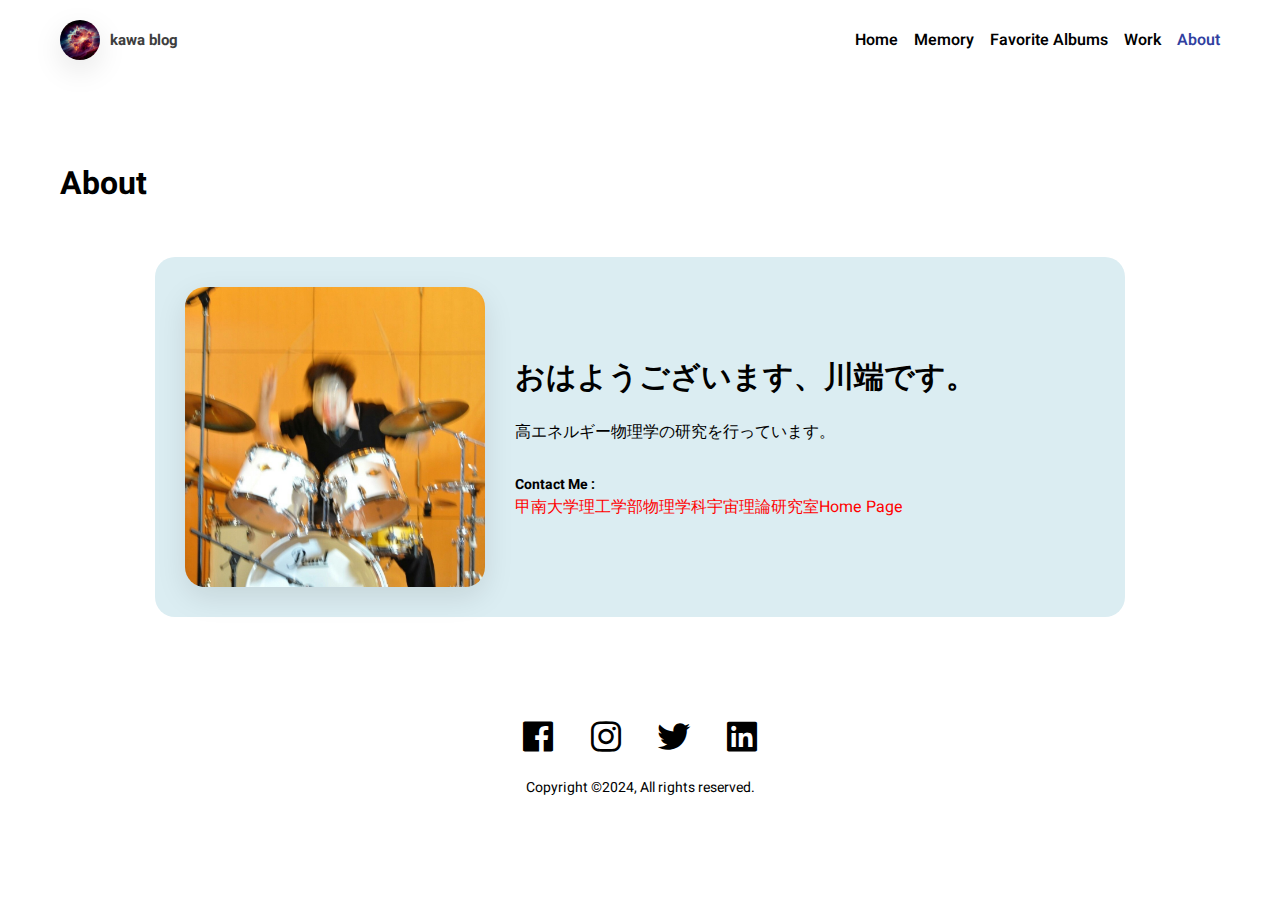
<file: about.html>
<!DOCTYPE html>
<html lang="ja">

<head>
    <meta charset="UTF-8">
    <meta name="viewport" content="width=device-width, initial-scale=1.0">
    <link href='https://unpkg.com/boxicons@2.1.4/css/boxicons.min.css' rel='stylesheet'>
    <link rel="stylesheet" href="style.css">
    <title>About Page | kawa blog</title>
</head>

<body>

    <nav>
        <div class="logo">
            <img src="image/SNR1.jpg">
            <a href="#">kawa blog</a>
        </div>
        <div class="nav-links">
            <a href="index.html">Home</a>
            <a href="memory.html">Memory</a>
            <a href="favorite-albums.html">Favorite Albums</a>
            <a href="work.html">Work</a>
            <a class="selected" href="about.html" >About</a>
        </div>
    </nav>

    <h1 class="page-title">About</h1>

    <div class="content">
        <div class="container">
            <img src="image/kawabata.jpg">
            <div class="about">
                <h2>おはようございます、川端です。</h2>
                <p>高エネルギー物理学の研究を行っています。</p>
                <p class="email">Contact Me : </p>
                <p><a href="http://tpweb2.phys.konan-u.ac.jp/#8"><font color="red">甲南大学理工学部物理学科宇宙理論研究室Home Page</font></a></p>
            </div>
        </div>
    </div>

    <footer>
        <div class="socials">
            <i class='bx bxl-facebook-square'></i>
            <i class='bx bxl-instagram'></i>
            <i class='bx bxl-twitter'></i>
            <i class='bx bxl-linkedin-square'></i>
        </div>
        <p>Copyright ©2024, All rights reserved.</p>
    </footer>

</body>

</html>
</file>
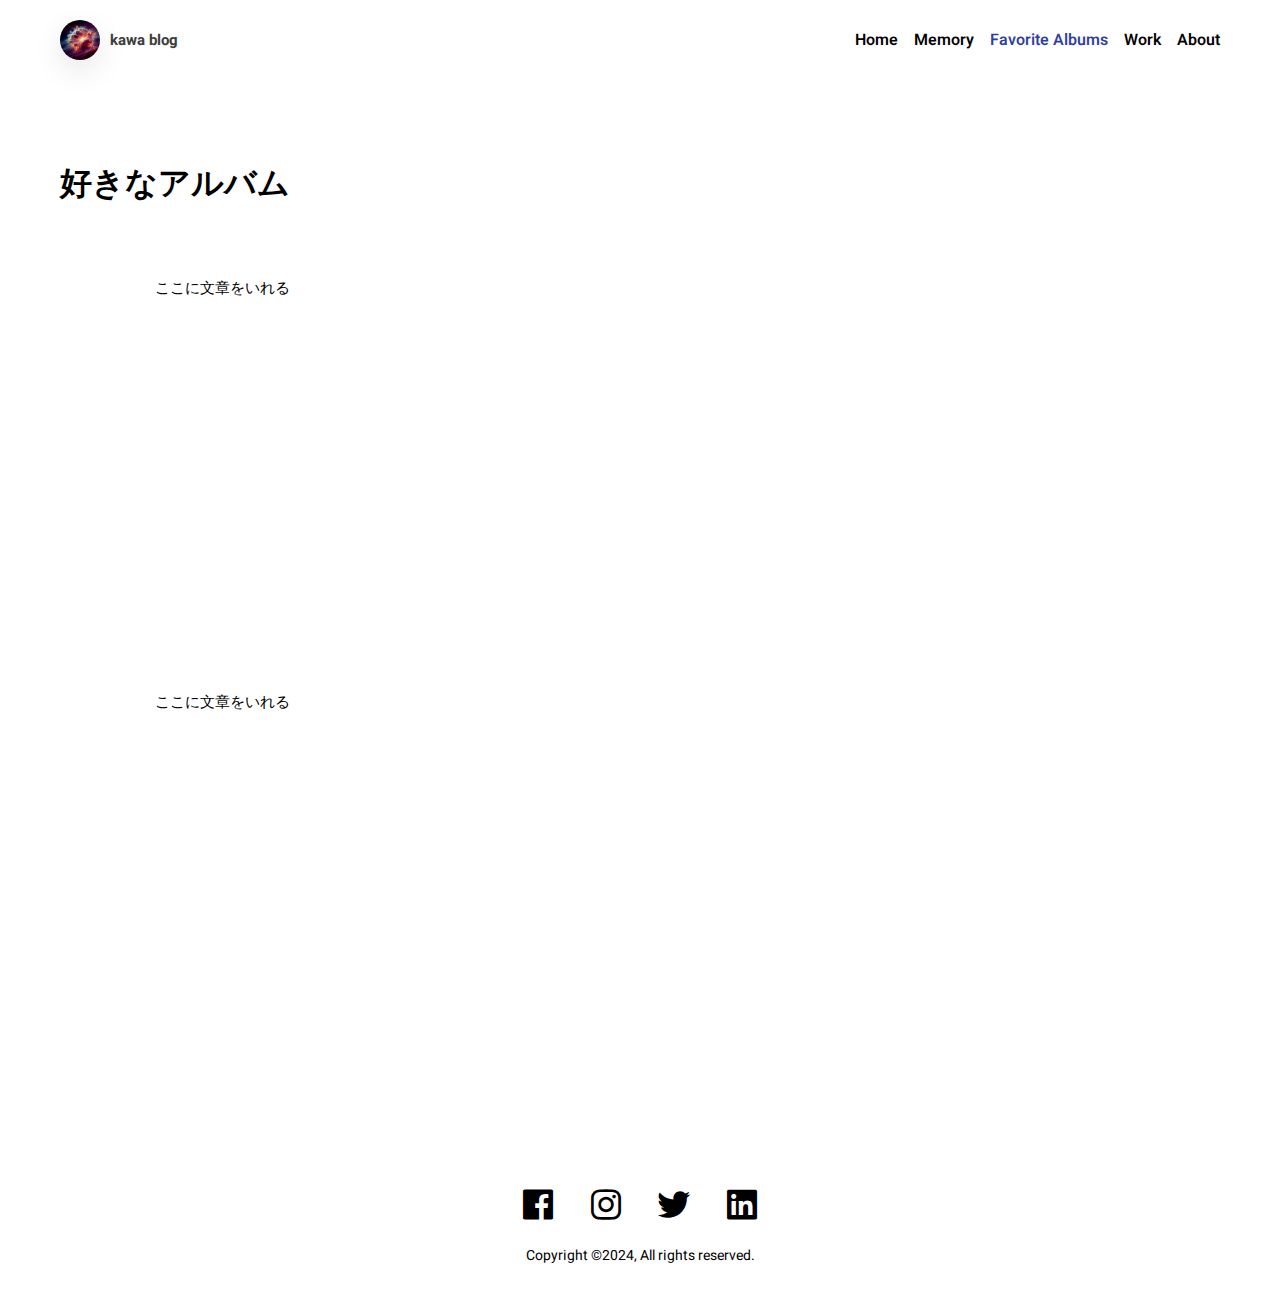
<file: favorite-albums.html>
<!DOCTYPE html>
<html lang="ja">

<head>
    <meta charset="UTF-8">
    <meta name="viewport" content="width=device-width, initial-scale=1.0">
    <link href='https://unpkg.com/boxicons@2.1.4/css/boxicons.min.css' rel='stylesheet'>
    <link rel="stylesheet" href="style.css">
    <title>Favorite Albums Page | kawa blog</title>
    <link rel="stylesheet" type="text/css" href="css/8-1-3.css">
</head>

<body>

    <nav>
        <div class="logo">
            <img src="image/SNR1.jpg">
            <a href="index.html">kawa blog</a>
        </div>
        <div class="nav-links">
            <a href="index.html">Home</a>
            <a href="memory.html">Memory</a>
            <a class="selected" href="favorite-albums.html">Favorite Albums</a>
            <a href="work.html">Work</a>
            <a href="about.html">About</a>
        </div>
    </nav>

    <h1 class="page-title">好きなアルバム</h1>

    <p id="page-top"><a href="#">Page Top</a></p>

    <div class="content">
        <!--<div class="work-info">
            <div class="year-badge">2024</div>
            <div class="category">
                <p>Dashboard, User Experience Design</p>
            </div>
        </div>-->

        <p>ここに文章をいれる</p>

        <iframe style="border-radius:12px" src="https://open.spotify.com/embed/album/5uEl2mEcKfGMij4tpMT164?utm_source=generator" width="100%" height="352" frameBorder="0" allowfullscreen="" allow="autoplay; clipboard-write; encrypted-media; fullscreen; picture-in-picture" loading="lazy"></iframe>

        <p>ここに文章をいれる</p>

        <iframe style="border-radius:12px" src="https://open.spotify.com/embed/album/3oDFQKl7d1xq8EmI9PV0jI?utm_source=generator" width="100%" height="352" frameBorder="0" allowfullscreen="" allow="autoplay; clipboard-write; encrypted-media; fullscreen; picture-in-picture" loading="lazy"></iframe>

    </div>


    <footer>
        <div class="socials">
            <i class='bx bxl-facebook-square'></i>
            <i class='bx bxl-instagram'></i>
            <i class='bx bxl-twitter'></i>
            <i class='bx bxl-linkedin-square'></i>
        </div>
        <p>Copyright ©2024, All rights reserved.</p>
    </footer>

    <script src="https://code.jquery.com/jquery-3.4.1.min.js" integrity="sha256-CSXorXvZcTkaix6Yvo6HppcZGetbYMGWSFlBw8HfCJo=" crossorigin="anonymous"></script>
    <!--自作のJS-->
    <script src="js/8-1-3.js"></script>
</body>

</html>
</file>
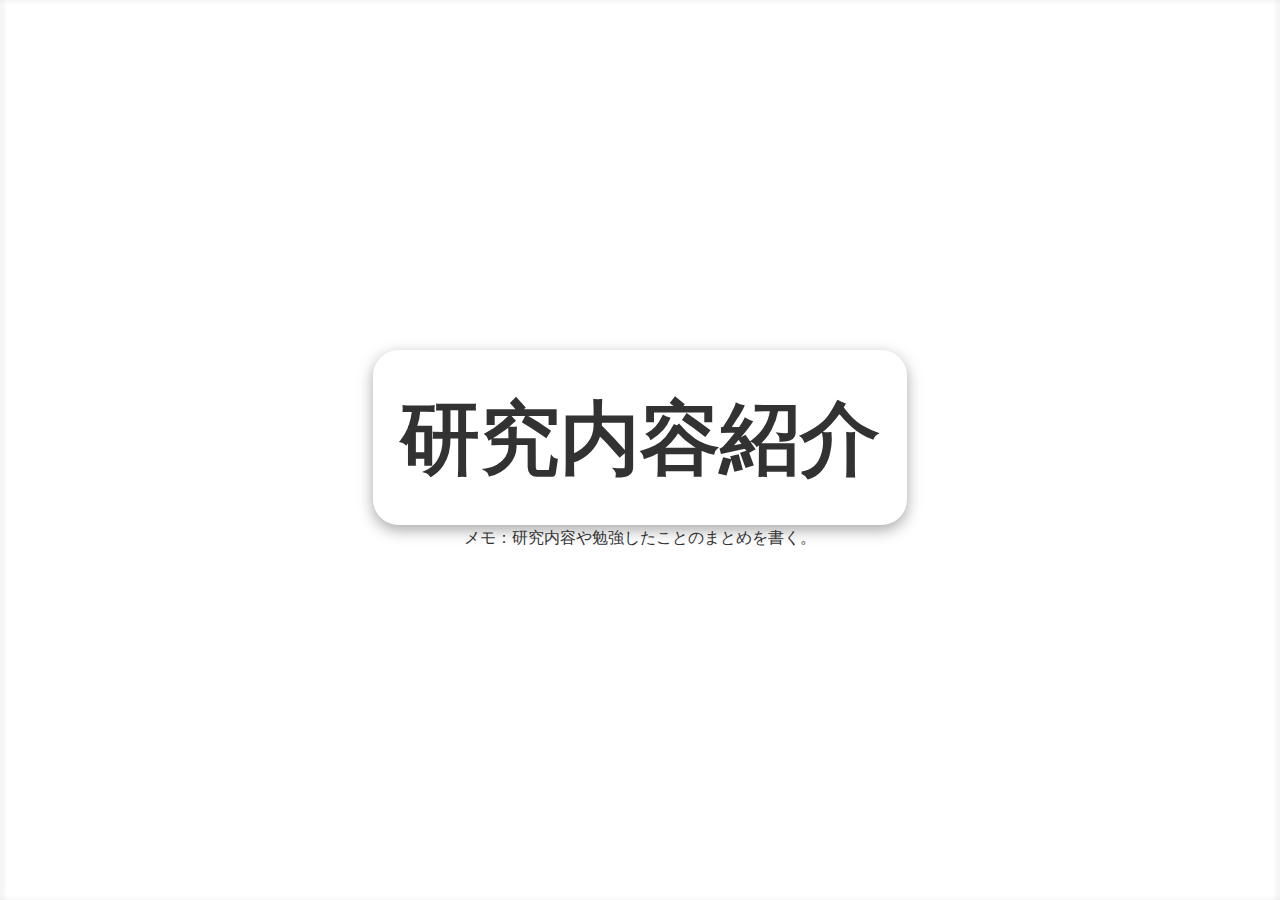
<file: stady.html>
<!DOCTYPE html>
<html lang="en">

<head>
    <meta charset="UTF-8">
    <meta name="viewport" content="width=device-width, initial-scale=1.0">
    <link rel="stylesheet" href="style_stady.css">
    <title>kawabata_stady</title>
</head>

<body>

    <div class="container">
        <h1>研究内容紹介</h1>
        <p>メモ：研究内容や勉強したことのまとめを書く。</p>
        <!--
            <a href="#">Getting Started</a>
        -->
    </div>
</body>

</html>
</file>
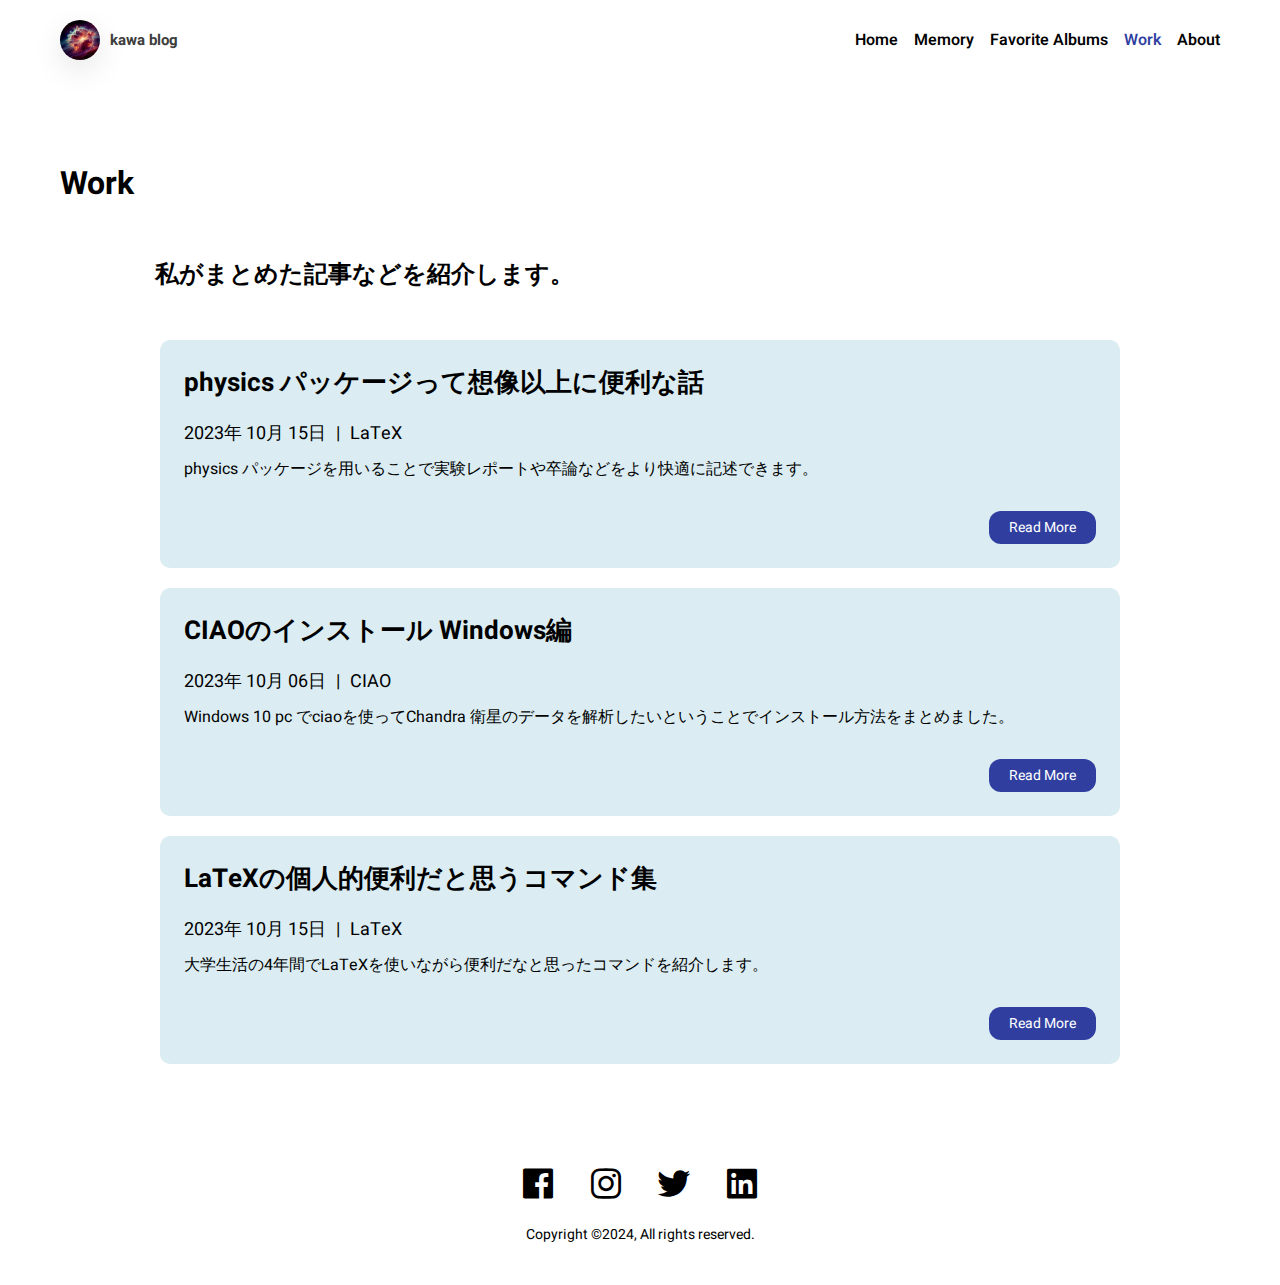
<file: work.html>
<!DOCTYPE html>
<html lang="ja">

<head>
    <meta charset="UTF-8">
    <meta name="viewport" content="width=device-width, initial-scale=1.0">
    <link href='https://unpkg.com/boxicons@2.1.4/css/boxicons.min.css' rel='stylesheet'>
    <link rel="stylesheet" href="style.css">
    <title>Blog Page | kawa blog</title>
    <link rel="stylesheet" type="text/css" href="css/8-1-3.css">
</head>

<body>

    <nav>
        <div class="logo">
            <img src="image/SNR1.jpg">
            <a href="index.html">kawa blog</a>
        </div>
        <div class="nav-links">
                <a href="index.html">Home</a>
                <a href="memory.html">Memory</a>
                <a href="favorite-albums.html">Favorite Albums</a>
                <a class="selected" href="work.html">Work</a>
                <a href="about.html">About</a>
        </div>
    </nav>

    <h1 class="page-title">Work</h1>

    <div class="content">
        <h2>私がまとめた記事などを紹介します。</h2>
        <br>
        <br>
        <div class="post-list">
            <div class="post-item">

                <h3>physics パッケージって想像以上に便利な話</h3>
                <div class="info">
                    <h5>2023年 10月 15日</h5>
                    <h5>|</h5>
                    <h5>LaTeX</h5>
                </div>
                <p>
                    physics パッケージを用いることで実験レポートや卒論などをより快適に記述できます。
                </p>

                <div class="buttons">
                    <!--<i class='bx bx-share'></i>-->
                    <!--<i class='bx bx-link-alt'></i>-->
                    <!--<i class='bx bx-copy'></i>-->
                    <!--<i class='bx bx-bookmark-plus'></i>-->
                    <a href="https://qiita.com/kawabatayuuya/items/ccfb6f9766f5719b73ca"><button>Read More</button></a>
                </div>
            </div>



            <div class="post-item">

                <h3>CIAOのインストール Windows編</h3>
                <div class="info">
                    <h5>2023年 10月 06日</h5>
                    <h5>|</h5>
                    <h5>CIAO</h5>
                </div>
                <p>
                    Windows 10 pc でciaoを使ってChandra 衛星のデータを解析したいということでインストール方法をまとめました。
                </p>

                <div class="buttons">
                    <!--<i class='bx bx-share'></i>-->
                    <!--<i class='bx bx-link-alt'></i>-->
                    <!--<i class='bx bx-copy'></i>-->
                    <!--<i class='bx bx-bookmark-plus'></i>-->
                    <a href="https://qiita.com/kawabatayuuya/items/ca94b34c410edcaa3bf8"><button>Read More</button></a>
                </div>
            </div>



            <div class="post-item">

                <h3>LaTeXの個人的便利だと思うコマンド集</h3>
                <div class="info">
                    <h5>2023年 10月 15日</h5>
                    <h5>|</h5>
                    <h5>LaTeX</h5>
                </div>
                <p>
                    大学生活の4年間でLaTeXを使いながら便利だなと思ったコマンドを紹介します。
                </p>

                <div class="buttons">
                    <!--<i class='bx bx-share'></i>-->
                    <!--<i class='bx bx-link-alt'></i>-->
                    <!--<i class='bx bx-copy'></i>-->
                    <!--<i class='bx bx-bookmark-plus'></i>-->
                    <a href="https://qiita.com/kawabatayuuya/items/7aaddc9983cc81bd1fb1"><button>Read More</button></a>
                </div>
            </div>



        </div>
    </div>


    <footer>
        <div class="socials">
            <i class='bx bxl-facebook-square'></i>
            <i class='bx bxl-instagram'></i>
            <i class='bx bxl-twitter'></i>
            <i class='bx bxl-linkedin-square'></i>
        </div>
        <p>Copyright ©2024, All rights reserved.</p>
    </footer>

    <script src="https://code.jquery.com/jquery-3.4.1.min.js" integrity="sha256-CSXorXvZcTkaix6Yvo6HppcZGetbYMGWSFlBw8HfCJo=" crossorigin="anonymous"></script>
    <!--自作のJS-->
    <script src="js/8-1-3.js"></script>
</body>

</html>
</file>
<file: style.css>
@import url('https://fonts.googleapis.com/css2?family=Heebo:wght@300;400;500;600;700;800&display=swap');

*{
    margin: 0;
    padding: 0;
    box-sizing: border-box;
    font-family: 'Heebo', sans-serif;
}

a{
    text-decoration: none;
    color: #000;
}

img{
    object-fit: cover;
    object-position: top;
    box-shadow: 0 10px 30px rgba(0, 0, 0, 0.1);
}

nav{
    padding: 20px 148px;
    background-color: #fff;
    display: flex;
    align-items: center;
    justify-content: space-between;
    font-weight: 600;
}

nav .logo{
    display: flex;
    align-items: center;
    gap: 10px;
}

nav .logo img{
    width: 40px;
    height: 40px;
    border-radius: 50%;
}

nav .logo a{
    font-size: 15px;
    color: #3e3e3e;
    font-weight: bold;
}

nav .nav-links{
    display: flex;
    gap: 16px;
}

nav .nav-links a{
    transition: color 0.3s ease;
}

nav .nav-links a:hover,
nav .nav-links a.selected{
    color: #303f9f;
}

.main {
    padding: 0 148px;
    display: flex;
    align-items: center;
    justify-content: space-between;
    gap: 50px;
    height: calc(100vh - 80px);
}

.main .info h1{
    font-size: 44px;
    margin-bottom: 40px;
}

.main .info p{
    font-size: 16px;
    margin-bottom: 45px;
    width: 100%;
}

.main .info button,
.content .post-list .post-item .buttons button{
    padding: 10px 30px;
    background: #303f9f;
    border: none;
    color: #fff;
    font-size: 16px;
    border-radius: 12px;
    cursor: pointer;
    transition: background 0.3s ease;
}

.main .info button:hover,
.content .post-list .post-item .buttons button:hover{
    background: #1a237e;
}

.main img{
    width: 400px;
    height: 400px;
    border-radius: 140px;
}

.recent{
    padding: 60px 148px;
    background-color: #dbedf2;
}

.recent .header{
    display: flex;
    align-items: center;
    justify-content: space-between;
    margin-bottom: 30px;
}

.recent .header h4,
.separator h4{
    font-size: 20px;
    font-weight: 400;
}

.recent .header a{
    color: #303f9f;
}

.recent .posts{
    display: flex;
    justify-content: center;
    gap: 20px;
}

.recent .posts .post-item{
    background-color: #fff;
    padding: 24px;
    width: 460px;
}

.recent .posts .post-item h3,
.content .post-list .post-item h3{
    font-size: 26px;
    margin-bottom: 18px;
}

.recent .posts .post-item .info,
.content .post-list .post-item .info{
    display: flex;
    gap: 10px;
    margin-bottom: 10px;
}

.recent .posts .post-item .info h5,
.content .post-list .post-item h5{
    font-size: 18px;
    font-weight: 400;
}

.recent .posts .post-item p{
    width: 400px;
}

.separator{
    padding: 40px 148px 0;
}

.separator h4{
    margin-bottom: 30px;
}

.featured{
    padding: 40px 290px 0;
}

.featured .item,
.Memory-list .item{
    display: flex;
    gap: 30px;
    margin-bottom: 30px;
    padding-bottom: 30px;
    border-bottom: 2px solid #e0e0e0;
}

.featured .item img,
.Memory-list .item img{
    width: 320px;
    height: 200px;
    border-radius: 6px;
}

.featured .item .details h3,
.Memory-list .item h3{
    font-size: 30px;
    margin-bottom: 16px;
}

.featured .item .details .item-info,
.Memory-list .item .details .item-info{
    display: flex;
    align-items: center;
    gap: 20px;
    margin-bottom: 20px;
}

.featured .item .details .item-info .year-badge,
.Memory-list .item .details .item-info .year-badge,
.content .work-info .year-badge{
    background-color: #303f9f;
    padding: 2px 14px;
    color: #fff;
    border-radius: 16px;
    font-size: 14px;
    font-weight: bold;
}

.featured .item .details .item-info h4,
.Memory-list .item .details .item-info h4{
    color: #8695a4;
    font-size: 18px;
}

.featured .item .details p,
.Memory-list .item .details p{
    width: 700px;
    text-align: justify;
}

footer{
    padding: 40px 0;
    display: flex;
    flex-direction: column;
    align-items: center;
}

footer .socials{
    display: flex;
    align-items: center;
    gap: 28px;
    margin-bottom: 20px;
}

footer .socials i{
    font-size: 40px;
    cursor: pointer;
    transition: color 0.3s ease;
}

footer .socials i:hover{
    color: #303f9f;
}

footer p{
    font-size: 14px;
}

.page-title{
    padding: 80px 234px 20px;
    width: 100%;
}

.content{
    padding: 30px 148px 60px;
    display: flex;
    flex-direction: column;
    align-items: center;
}

.content .work-info{
    display: flex;
    align-items: center;
    justify-content: flex-start;
    gap: 20px;
    width: 970px;
}

.content .work-info .category{
    color: #8695a4;
    font-size: 18px;
}

.content>p{
    width: 970px;
    font-size: 15px;
    margin: 20px 0;
}

.content>img{
    width: 970px;
    margin: 30px 0;
    border-radius: 20px;
}

.content>h1,
.content>h2,
.content>h3{
    width: 970px;
}

.content .post-list{
    display: flex;
    flex-direction: column;
    gap: 20px;
}

.content .post-list .post-item{
    background-color: #dbedf2;
    padding: 24px;
    width: 960px;
    border-radius: 10px;
}

.content .post-list .post-item .buttons{
    margin-top: 30px;
    display: flex;
    align-items: center;
    justify-content: flex-end;
    gap: 10px;
}

.content .post-list .post-item .buttons button{
    font-size: 14px;
    padding: 6px 20px;
}

.content .post-list .post-item .buttons i{
    font-size: 22px;
    cursor: pointer;
    transition: color 0.3s ease;
}

.content .post-list .post-item .buttons i:hover{
    color: #303f9f;
}

.content .container{
    background-color: #dbedf2;
    padding: 30px;
    display: flex;
    align-items: center;
    gap: 30px;
    width: 970px;
    border-radius: 20px;
}

.content .container img{
    width: 300px;
    height: 300px;
    border-radius: 20px;
}

.content .container h2{
    margin-bottom: 20px;
    font-size: 30px;
}

.content .container .about>p{
    text-align: justify;
}

.content .container .about .email{
    font-weight: bold;
    margin-top: 30px;
    font-size: 14px;
}

@media screen and (max-width: 1400px) {
    
    nav{
        padding: 20px 60px;
    }

    .main{
        padding: 0 60px;
    }

    .recent{
        padding: 60px;
    }

    .featured,
    .separator{
        padding: 40px 60px 0;
    }

    .page-title{
        padding: 80px 60px 20px;
    }

}

@media screen and (max-width: 1200px) {
    
    nav{
        padding: 20px 40px;
    }

    .main{
        padding: 0 40px;
    }

    .main img{
        width: 340px;
        height: 340px;
    }

    .recent{
        padding: 40px;
    }

    .featured,
    .separator{
        padding: 40px 40px 0;
    }

    .featured .item .details p,
    .Memory-list .item .details p{
        width: 100%;
    }

    .page-title{
        padding: 80px 40px 20px;
    }

    .content .work-info,
    .content>p,
    .content>img,
    .content>h1,
    .content>h2,
    .content>h3,
    .content .post-list .post-item,
    .content .container{
        width: 100%;
    }

    .content .container img{
        width: 250px;
        height: 250px;
    }

    .content .container h2{
        font-size: 24px;
        margin-bottom: 10px;
    }

    .content .container .about>p{
        font-size: 14px;
    }

}

@media screen and (max-width: 992px) {
    
    nav{
        padding: 20px;
    }

    .main{
        padding: 0 20px;
    }

    .main img{
        width: 300px;
        height: 300px;
    }

    .main .info h1{
        font-size: 34px;
    }

    .main .info p{
        font-size: 15px;
    }

    .main .info button{
        font-size: 15px;
        padding: 8px 22px;
    }

    .recent{
        padding: 40px 20px;
    }

    .recent .posts .post-item{
        width: 100%;
    }

    .recent .posts .post-item h3,
    .content .post-list .post-item h3{
        font-size: 20px;
    }

    .recent .posts .post-item .info h5,
    .content .post-list .post-item .info h5{
        font-size: 14px;
    }

    .recent .posts .post-item p{
        width: 100%;
        font-size: 14px;
    }

    .featured,
    .separator{
        padding: 40px 20px 0;
    }

    .featured .item,
    .Memory-list .item{
        flex-direction: column;
        padding: 0 20px 30px;
    }

    .featured .item img,
    .Memory-list .item img{
        width: 100%;
        height: auto;
    }

    .featured .item .details h3,
    .Memory-list .details .item h3{
        font-size: 24px;
        margin-bottom: 12px;
    }

    .featured .item .details .item-info .year-badge,
    .Memory-list .item .details .item-info .year-badge{
        font-size: 12px;
    }

    .featured .item .details .item-info h4,
    .Memory-list .item .details .item-info h4{
        font-size: 15px;
    }

    .featured .item .details p,
    .Memory-list .item .details p{
        font-size: 14px;
    }

    .content{
        padding: 30px 20px 60px;
    }

    .content .container h2{
        font-size: 20px;
    }

    .content .container .about>p{
        font-size: 13px;
    }

}

@media screen and (max-width: 768px) {
    
    nav{
        justify-content: center;
    }

    nav .logo{
        display: none;
    }

    .main{
        flex-direction: column;
        justify-content: space-around;
        margin: 40px 0;
        height: auto;
    }

    .main .info h1{
        font-size: 30px;
        margin-bottom: 16px;
    }

    .main .info p{
        margin-bottom: 16px;
    }

    .main .info button{
        padding: 6px 20px;
        font-size: 13px;
    }

    .main img{
        margin-top: 20px;
        width: 100%;
        height: auto;
        border-radius: 50px;
    }

    .recent .posts,
    .content .container{
        flex-direction: column;
    }

    .content .container img{
        width: 100%;
        height: auto;
    }

}
</file>
<file: css/8-1-3.css>
/*リンクの形状*/
#page-top a{
	display: flex;
	justify-content:center;
	align-items:center;
	background:#942D2F;
	border-radius: 5px;
	width: 60px;
	height: 60px;
	color: #fff;
	text-align: center;
	text-transform: uppercase; 
	text-decoration: none;
	font-size:0.6rem;
	transition:all 0.3s;
}

#page-top a:hover{
	background: #777;
}

/*リンクを右下に固定*/
#page-top {
	position: fixed;
	right: 10px;
	bottom:10px;
	z-index: 2;
    /*はじめは非表示*/
	opacity: 0;
	transform: translateX(100px);
}

/*　左の動き　*/

#page-top.LeftMove{
	animation: LeftAnime 0.5s forwards;
}

@keyframes LeftAnime{
  from {
    opacity: 0;
	transform: translateX(100px);
  }
  to {
    opacity: 1;
	transform: translateX(0);
  }
}

/*　右の動き　*/

#page-top.RightMove{
	animation: RightAnime 0.5s forwards;
}
@keyframes RightAnime{
  from {
  	opacity: 1;
	transform: translateX(0);
  }
  to {
  	opacity: 1;
	transform: translateX(100px);
  }
}
</file>
<file: style_stady.css>
@import url('https://fonts.googleapis.com/css2?family=Poppins:wght@300;400;500;600;700&display=swap');

*{
    padding: 0;
    margin: 0;
    box-sizing: border-box;
    font-family: 'Poppins', sans-serif;
}

.container{
    color: #323232;
    text-align: center;
    width: 100%;
    min-height: 100vh;
    display: flex;
    flex-direction: column;
    align-items: center;
    justify-content: center;
    background-image: url(assets/siro.png);
    background-size: cover;
    background-position: center;
    background-attachment: fixed;
}

h1{
    font-weight: 700;
    font-size: 5rem;
    box-shadow: 0 5px 15px rgba(0, 0, 0, 0.35);
    padding: 1.7rem;
    border-radius: 1.6rem;
    cursor: pointer;
}
</file>
